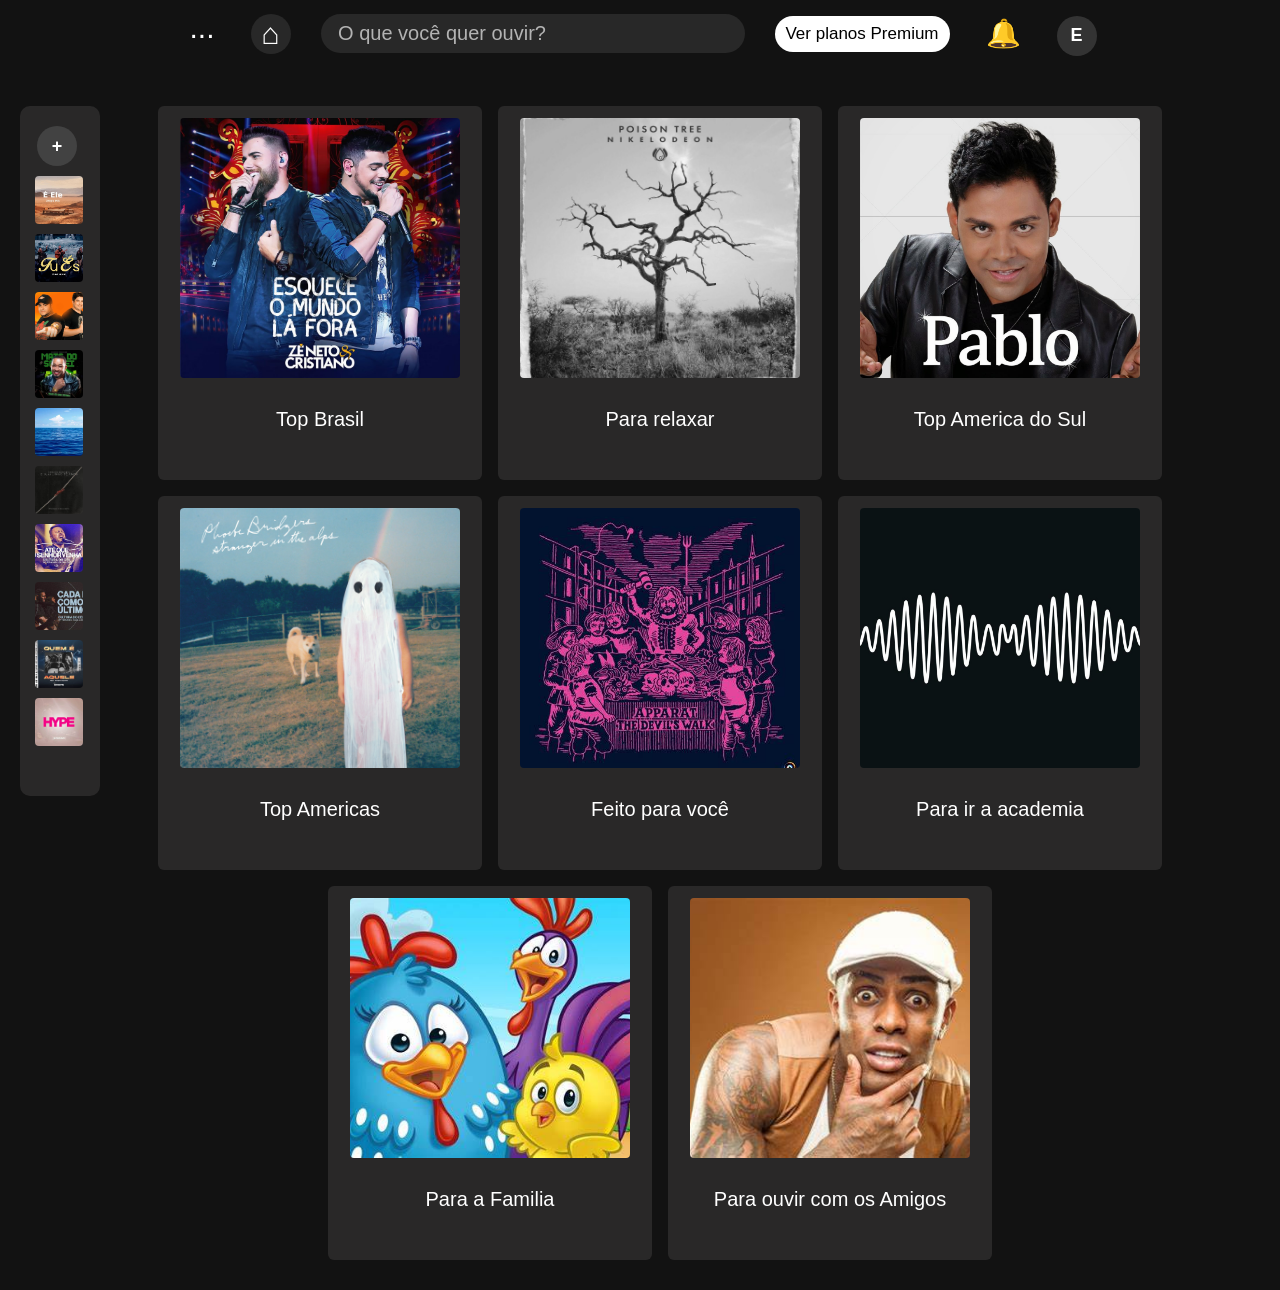
<file: index.html>
<!DOCTYPE html>
<html lang="pt-br">
<head>
  <meta charset="UTF-8" />
  <meta name="viewport" content="width=device-width, initial-scale=1.0" />
  <title>Document</title>
  <link rel="stylesheet" href="estilo.css" />
</head>
<body>

  <header class="spotify-header">
    <button class="menu-button">...</button>
    <button class="home-button">⌂</button>
    <input type="text" class="pesquisa-button" placeholder=" O que você quer ouvir?" />
    <button class="planos-button">Ver planos Premium</button>
    <button class="sino-button">🔔</button>
    <button class="user-avatar"><span>E</span></button>
  </header>

  <div class="content-wrapper">
    
    <aside class="sidebar">
      <button class="adicionar">+</button>
      <ul>
        <li><img src="imagem-1.jpg" alt="Álbum 1" /></li>
        <li><img src="imagem-2.jpg" alt="Álbum 2" /></li>
        <li><img src="imagem-3.png" alt="Álbum 3" /></li>
        <li><img src="imagem-17.jpg" alt="Álbum 17" /></li>
        <li><img src="imagem-22.jpg" alt="Álbum 22" /></li>
        <li><img src="imagem-24.jpg" alt="Álbum 24" /></li>
        <li><img src="imagem-25.jpg" alt="Álbum 25" /></li>
        <li><img src="imagem-26.jpg" alt="Álbum 26" /></li>
        <li><img src="imagem-27.jpg" alt="Álbum 27" /></li>
        <li><img src="imagem-28.jpg" alt="Álbum 28" /></li>
      </ul>
    </aside>

    <main class="main-content">
      <div class="playlist-row">
        <div class="playlist-item">
          <img src="imagem-4.jpg" alt="Top Brasil" />
          <span>Top Brasil</span>
        </div>
        <div class="playlist-item">
          <img src="imagem-7.jpg" alt="Descobertas da Semana" />
          <span>Para relaxar</span>
        </div>
        <div class="playlist-item">
          <img src="imagem-9.jpg" alt="Feito para você" />
          <span>Top America do Sul</span>
        </div>
        <div class="playlist-item">
          <img src="imagem-5.jpg" alt="Feito para você" />
          <span>Top Americas</span>
        </div>
        <div class="playlist-item">
          <img src="imagem-8.jpg" alt="Feito para você" />
          <span>Feito para você</span>
        </div>
        <div class="playlist-item">
          <img src="imagem-19.jpg" alt="Feito para você" />
          <span>Para ir a academia</span>
        </div>
        <div class="playlist-item">
          <img src="imagem-12.jpg" alt="Feito para você" />
          <span>Para a Familia</span>
        </div>
        <div class="playlist-item">
          <img src="imagem-11.jpg" alt="Feito para você" />
          <span>Para ouvir com os Amigos</span>
        </div>
      </div>
    </main>

  </div>
</body>
</html>
</file>
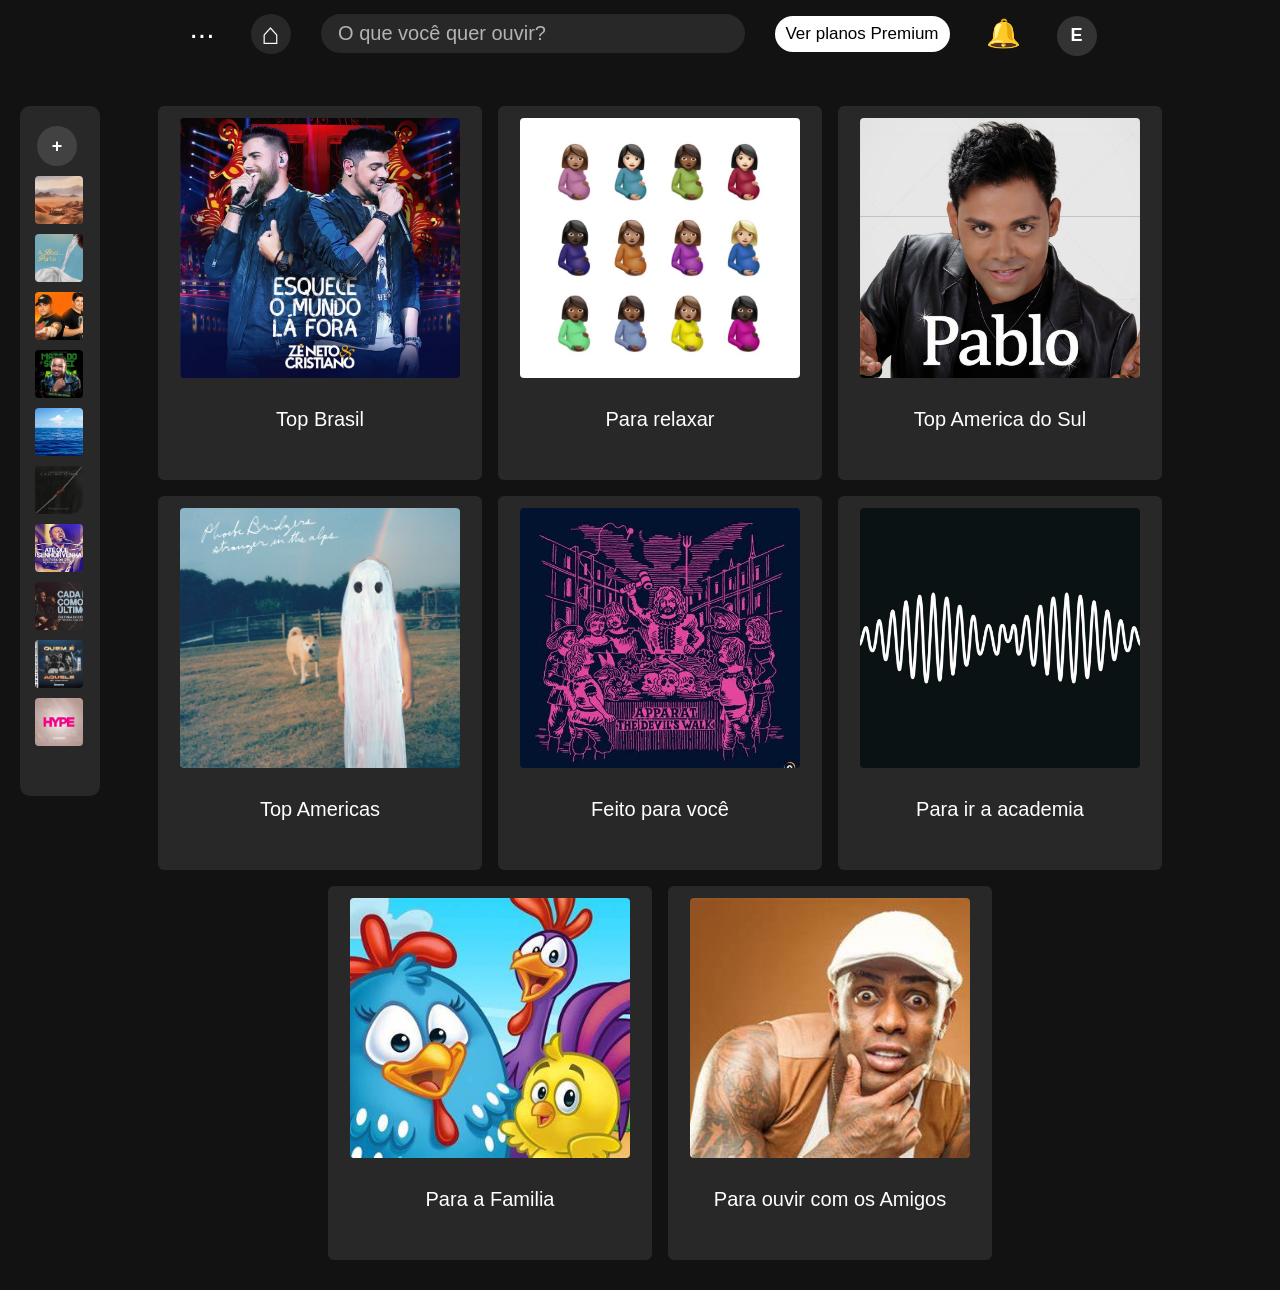
<file: SPOTIFY/index.html>
<!DOCTYPE html>
<html lang="pt-br">
<head>
  <meta charset="UTF-8" />
  <meta name="viewport" content="width=device-width, initial-scale=1.0" />
  <title>Document</title>
  <link rel="stylesheet" href="estilo.css" />
</head>
<body>

  <header class="spotify-header">
    <button class="menu-button">...</button>
    <button class="home-button">⌂</button>
    <input type="text" class="pesquisa-button" placeholder=" O que você quer ouvir?" />
    <button class="planos-button">Ver planos Premium</button>
    <button class="sino-button">🔔</button>
    <button class="user-avatar"><span>E</span></button>
  </header>

  <div class="content-wrapper">
    
    <aside class="sidebar">
      <button class="adicionar">+</button>
      <ul>
        <li><img src="imagem-1.jpg" alt="Álbum 1" /></li>
        <li><img src="imagem-2.jpg" alt="Álbum 2" /></li>
        <li><img src="imagem-3.png" alt="Álbum 3" /></li>
        <li><img src="imagem-17.jpg" alt="Álbum 17" /></li>
        <li><img src="imagem-22.jpg" alt="Álbum 22" /></li>
        <li><img src="imagem-24.jpg" alt="Álbum 24" /></li>
        <li><img src="imagem-25.jpg" alt="Álbum 25" /></li>
        <li><img src="imagem-26.jpg" alt="Álbum 26" /></li>
        <li><img src="imagem-27.jpg" alt="Álbum 27" /></li>
        <li><img src="imagem-28.jpg" alt="Álbum 28" /></li>
      </ul>
    </aside>

    <main class="main-content">
      <div class="playlist-row">
        <div class="playlist-item">
          <img src="imagem-4.jpg" alt="Top Brasil" />
          <span>Top Brasil</span>
        </div>
        <div class="playlist-item">
          <img src="imagem-7.jpg" alt="Descobertas da Semana" />
          <span>Para relaxar</span>
        </div>
        <div class="playlist-item">
          <img src="imagem-9.jpg" alt="Feito para você" />
          <span>Top America do Sul</span>
        </div>
        <div class="playlist-item">
          <img src="imagem-5.jpg" alt="Feito para você" />
          <span>Top Americas</span>
        </div>
        <div class="playlist-item">
          <img src="imagem-8.jpg" alt="Feito para você" />
          <span>Feito para você</span>
        </div>
        <div class="playlist-item">
          <img src="imagem-19.jpg" alt="Feito para você" />
          <span>Para ir a academia</span>
        </div>
        <div class="playlist-item">
          <img src="imagem-12.jpg" alt="Feito para você" />
          <span>Para a Familia</span>
        </div>
        <div class="playlist-item">
          <img src="imagem-11.jpg" alt="Feito para você" />
          <span>Para ouvir com os Amigos</span>
        </div>
      </div>
    </main>

  </div>
</body>
</html>
</file>
<file: estilo.css>
body {
    background-color: #121212;
    margin: 0;
  }
  
  .content-wrapper {
    display: flex;
    flex-direction: row;
  }
  
  .spotify-header {
    display: flex;
    align-items: center;
    padding: 10px;
    background-color: #121212;
    gap: 30px;
    justify-content: center;
  }
  
  .menu-button {
    background: none;
    border: none;
    color: white;
    font-size: 30px;
    cursor: pointer;
    margin-bottom: 15px;
  }
  
  .home-button {
    background-color: #282828;
    border: none;
    color: white;
    font-size: 30px;
    cursor: pointer;
    margin-bottom: 4px;
    width: 40px;
    height: 40px;
    border-radius: 50%;
  }
  
  .pesquisa-button {
    background-color: #282828;
    border: none;
    border-radius: 20px;
    cursor: pointer;
    font-size: 20px;
    color: white;
    margin-bottom: 4px;
    outline: none;
    width: 400px;
    padding: 8px 12px;
    font-family: 'Segoe UI', Tahoma, Geneva, Verdana, sans-serif;
  }
  
  .pesquisa-button::placeholder {
    color: #b3b3b3;
  }
  
  .planos-button {
    background-color: #ffffff;
    border: none;
    border-radius: 20px;
    cursor: pointer;
    font-size: 17px;
    margin-bottom: 4px;
    outline: none;
    width: 175px;
    padding: 8px;
    font-family: 'Franklin Gothic Medium', 'Arial Narrow', Arial, sans-serif;
    color: #000000;
  }
  
  .sino-button {
    background-color: #121212;
    border: none;
    font-size: 28px;
    cursor: pointer;
    margin-bottom: 4px;
  }
  
  .user-avatar {
    width: 40px;
    height: 40px;
    border-radius: 50%;
    background-color: #333;
    color: white;
    display: flex;
    align-items: center;
    justify-content: center;
    font-weight: bold;
    font-size: 18px;
    border: none;
    cursor: pointer;
  }
  
  
  .sidebar{
    width: 60px;
    background-color: #292828;
    padding: 20px 10px;
    height: 100vh;
    overflow-y: auto;
    margin-left: 20px;
    margin-right: -60px;
    border-radius: 10px;
    height:650px;
    margin-top: 35px;
  }
  
  .sidebar ul {
    list-style: none;
    padding: 0;
    margin: 0;
  }
  
  .sidebar li {
    margin: 10px 0;
    display: flex;
  }
  
  .sidebar img {
    width: 48px;
    height: 48px;
    border-radius: 4px;
    object-fit: cover;
    transition: transform 0.2s;
    margin-left: 5px;
    cursor: pointer;
  }
  
  .sidebar img:hover {
    transform: scale(1.05);
    cursor: pointer;
  }
  
  .adicionar{
    width: 40px;
    height: 40px;
    border-radius: 50%;
    background-color: #424242;
    color: white;
    display: flex;
    align-items: center;
    justify-content: center;
    font-weight: bold;
    font-size: 18px;
    border: none;
    cursor: pointer;
    margin-left: 7px;
  }
  
  
  .main-content {
    padding: 30px;
    color: white;
    font-family: 'Segoe UI', Tahoma, Geneva, Verdana, sans-serif;
    flex: 1;
    margin-top: 5px;
  }
  
  .playlist-row {
    display: flex;
    justify-content: center;
    flex-wrap: wrap;
    gap: 16px;
  }
  
  .playlist-item {
    width: 300px;
    height: 350px;
    display: flex;
    align-items: center;
    background-color: #292828;
    padding:12px;
    border-radius: 6px;
    cursor: pointer;
    transition: background-color 0.3s ease;
    flex-direction: column;
  }
  
  .playlist-item:hover {
    background-color: #3e3e3e;
  }
  
  .playlist-item img {
    width: 280px;
    height: 260px;
    border-radius: 4px;
    margin-right: 15px;
    object-fit: cover;
    margin-left: 14px;
  }
  
  .playlist-item span {
    font-size: 20px;
    font-weight: 500;
    text-align: center;
    color: white;
    margin-top: 30px;
  }
</file>
<file: SPOTIFY/estilo.css>
body {
    background-color: #121212;
    margin: 0;
  }
  
  .content-wrapper {
    display: flex;
    flex-direction: row;
  }
  
  .spotify-header {
    display: flex;
    align-items: center;
    padding: 10px;
    background-color: #121212;
    gap: 30px;
    justify-content: center;
  }
  
  .menu-button {
    background: none;
    border: none;
    color: white;
    font-size: 30px;
    cursor: pointer;
    margin-bottom: 15px;
  }
  
  .home-button {
    background-color: #282828;
    border: none;
    color: white;
    font-size: 30px;
    cursor: pointer;
    margin-bottom: 4px;
    width: 40px;
    height: 40px;
    border-radius: 50%;
  }
  
  .pesquisa-button {
    background-color: #282828;
    border: none;
    border-radius: 20px;
    cursor: pointer;
    font-size: 20px;
    color: white;
    margin-bottom: 4px;
    outline: none;
    width: 400px;
    padding: 8px 12px;
    font-family: 'Segoe UI', Tahoma, Geneva, Verdana, sans-serif;
  }
  
  .pesquisa-button::placeholder {
    color: #b3b3b3;
  }
  
  .planos-button {
    background-color: #ffffff;
    border: none;
    border-radius: 20px;
    cursor: pointer;
    font-size: 17px;
    margin-bottom: 4px;
    outline: none;
    width: 175px;
    padding: 8px;
    font-family: 'Franklin Gothic Medium', 'Arial Narrow', Arial, sans-serif;
    color: #000000;
  }
  
  .sino-button {
    background-color: #121212;
    border: none;
    font-size: 28px;
    cursor: pointer;
    margin-bottom: 4px;
  }
  
  .user-avatar {
    width: 40px;
    height: 40px;
    border-radius: 50%;
    background-color: #333;
    color: white;
    display: flex;
    align-items: center;
    justify-content: center;
    font-weight: bold;
    font-size: 18px;
    border: none;
    cursor: pointer;
  }
  
  
  .sidebar{
    width: 60px;
    background-color: #292828;
    padding: 20px 10px;
    height: 100vh;
    overflow-y: auto;
    margin-left: 20px;
    margin-right: -60px;
    border-radius: 10px;
    height:650px;
    margin-top: 35px;
  }
  
  .sidebar ul {
    list-style: none;
    padding: 0;
    margin: 0;
  }
  
  .sidebar li {
    margin: 10px 0;
    display: flex;
  }
  
  .sidebar img {
    width: 48px;
    height: 48px;
    border-radius: 4px;
    object-fit: cover;
    transition: transform 0.2s;
    margin-left: 5px;
    cursor: pointer;
  }
  
  .sidebar img:hover {
    transform: scale(1.05);
    cursor: pointer;
  }
  
  .adicionar{
    width: 40px;
    height: 40px;
    border-radius: 50%;
    background-color: #424242;
    color: white;
    display: flex;
    align-items: center;
    justify-content: center;
    font-weight: bold;
    font-size: 18px;
    border: none;
    cursor: pointer;
    margin-left: 7px;
  }
  
  
  .main-content {
    padding: 30px;
    color: white;
    font-family: 'Segoe UI', Tahoma, Geneva, Verdana, sans-serif;
    flex: 1;
    margin-top: 5px;
  }
  
  .playlist-row {
    display: flex;
    justify-content: center;
    flex-wrap: wrap;
    gap: 16px;
  }
  
  .playlist-item {
    width: 300px;
    height: 350px;
    display: flex;
    align-items: center;
    background-color: #292828;
    padding:12px;
    border-radius: 6px;
    cursor: pointer;
    transition: background-color 0.3s ease;
    flex-direction: column;
  }
  
  .playlist-item:hover {
    background-color: #3e3e3e;
  }
  
  .playlist-item img {
    width: 280px;
    height: 260px;
    border-radius: 4px;
    margin-right: 15px;
    object-fit: cover;
    margin-left: 14px;
  }
  
  .playlist-item span {
    font-size: 20px;
    font-weight: 500;
    text-align: center;
    color: white;
    margin-top: 30px;
  }
</file>
